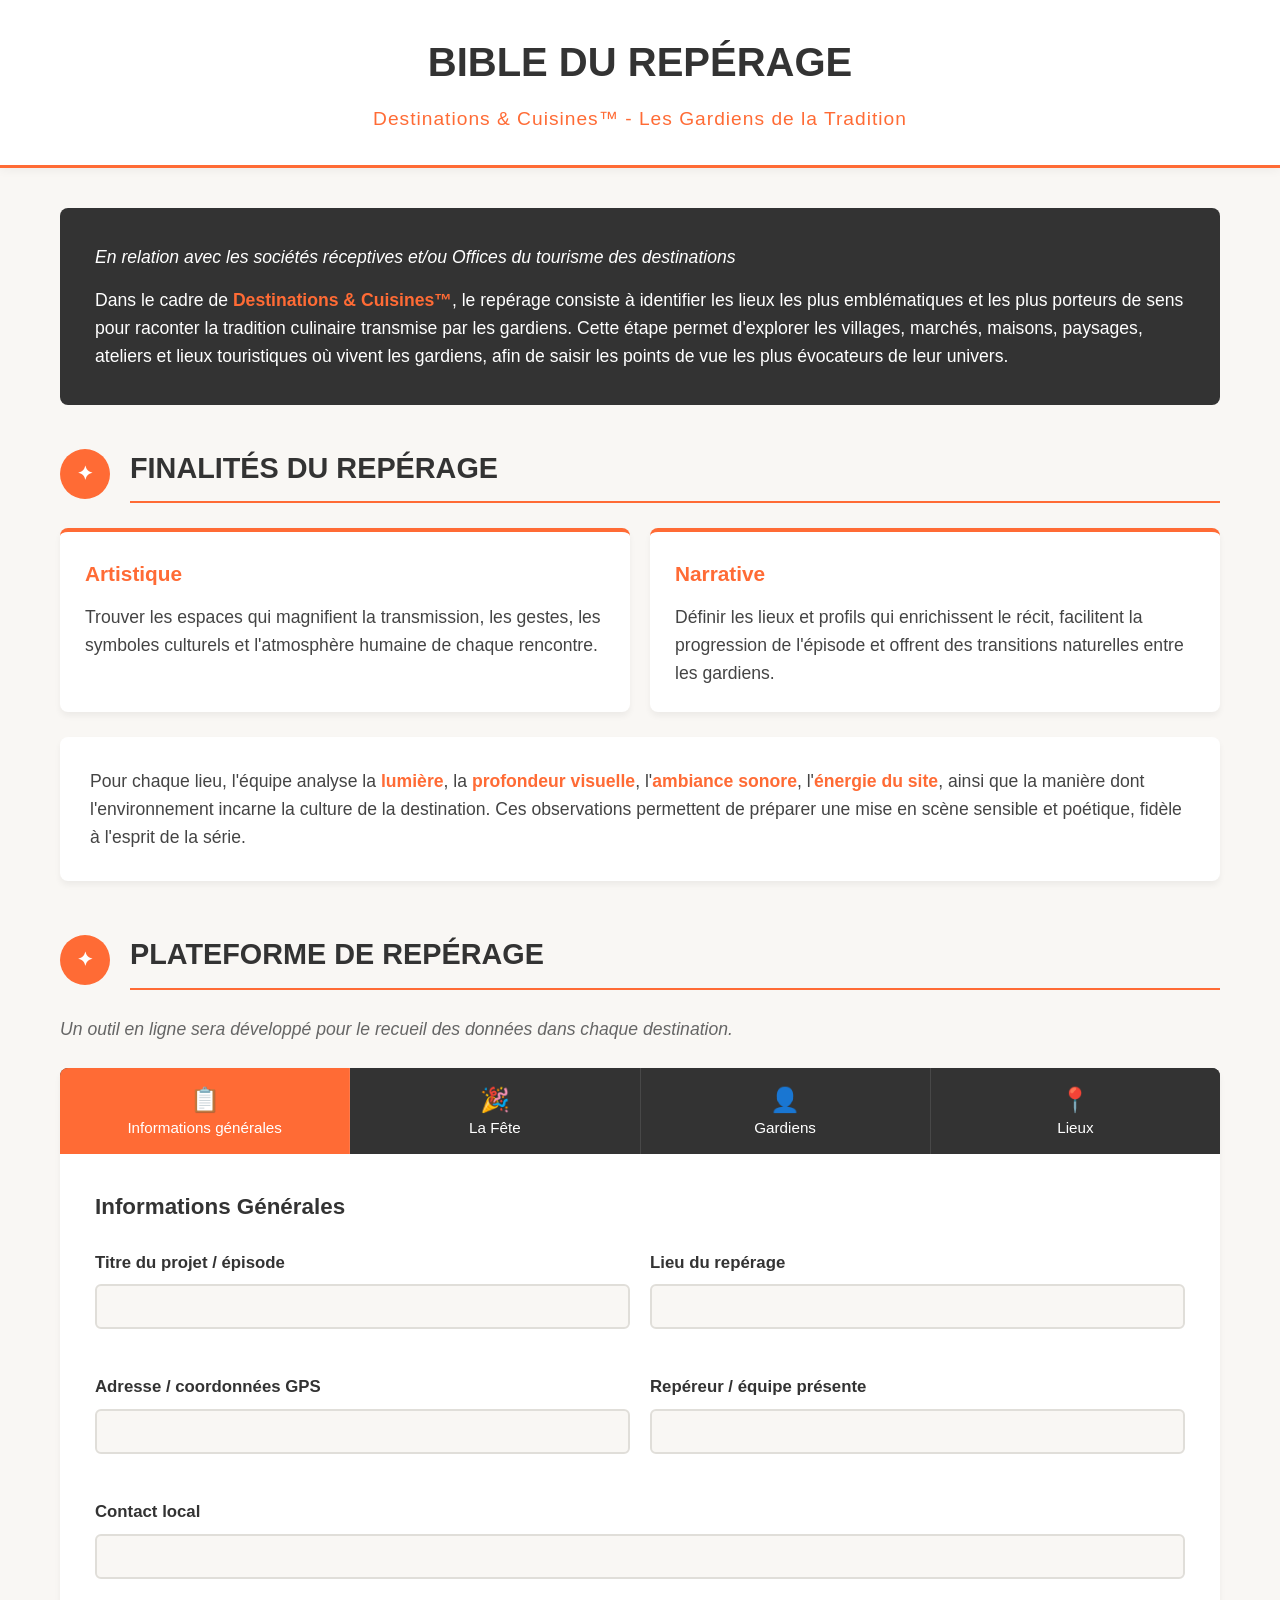
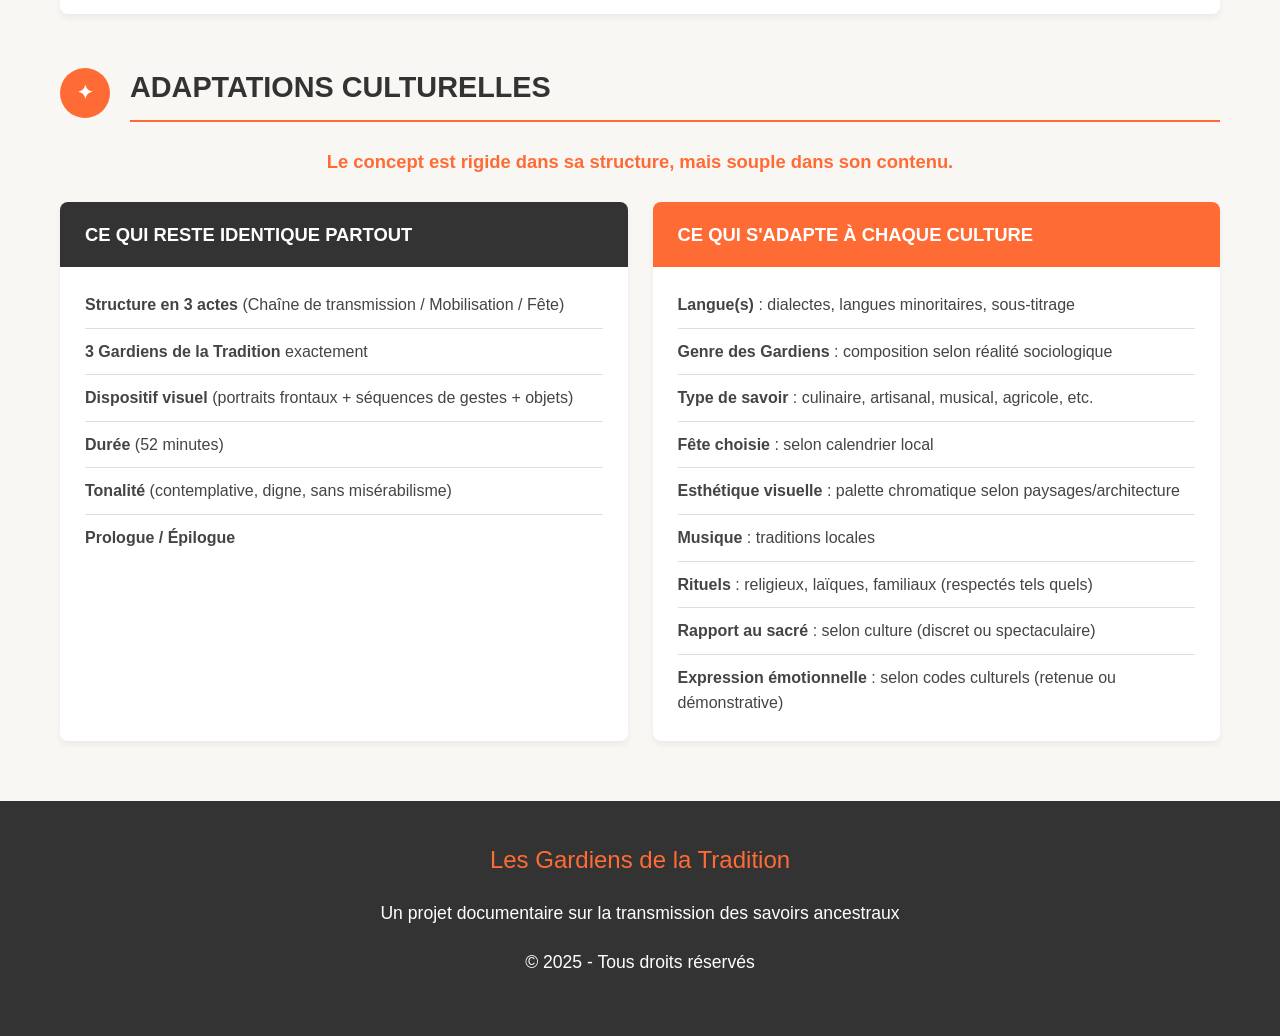
<file: bible-original.html>
<!DOCTYPE html>
<html lang="fr">
<head>
    <meta charset="UTF-8">
    <meta name="viewport" content="width=device-width, initial-scale=1.0">
    <title>Bible du Repérage</title>
    <style>
        :root {
            --primary-color: #FF6B35;
            --secondary-color: #FF8C5A;
            --accent-color: #FF3B1F;
            --light-color: #F9F7F4;
            --dark-color: #333333;
            --text-color: #444444;
            --border-color: #E0DED9;
        }
        
        * {
            margin: 0;
            padding: 0;
            box-sizing: border-box;
        }
        
        body {
            font-family: 'Segoe UI', Tahoma, Geneva, Verdana, sans-serif;
            line-height: 1.6;
            color: var(--text-color);
            background-color: var(--light-color);
            padding: 0;
            margin: 0;
        }
        
        .container {
            max-width: 1200px;
            margin: 0 auto;
            padding: 0 20px;
        }
        
        header {
            background-color: white;
            box-shadow: 0 2px 10px rgba(0,0,0,0.05);
            padding: 30px 0;
            text-align: center;
            margin-bottom: 40px;
            border-bottom: 3px solid var(--primary-color);
        }
        
        h1 {
            color: var(--dark-color);
            font-size: 2.5rem;
            margin-bottom: 10px;
            font-weight: 700;
        }
        
        .subtitle {
            font-size: 1.2rem;
            color: var(--primary-color);
            font-weight: 500;
            letter-spacing: 1px;
        }
        
        section {
            margin-bottom: 50px;
        }
        
        .section-header {
            display: flex;
            align-items: center;
            margin-bottom: 25px;
        }
        
        .section-icon {
            background-color: var(--primary-color);
            color: white;
            width: 50px;
            height: 50px;
            border-radius: 50%;
            display: flex;
            align-items: center;
            justify-content: center;
            font-size: 1.2rem;
            font-weight: bold;
            margin-right: 20px;
            flex-shrink: 0;
        }
        
        .section-title {
            font-size: 1.8rem;
            color: var(--dark-color);
            border-bottom: 2px solid var(--primary-color);
            padding-bottom: 10px;
            width: 100%;
        }
        
        p {
            margin-bottom: 20px;
            font-size: 1.1rem;
        }
        
        .highlight {
            color: var(--primary-color);
            font-weight: 600;
        }
        
        .text-content {
            background-color: white;
            padding: 30px;
            border-radius: 8px;
            box-shadow: 0 4px 6px rgba(0,0,0,0.05);
        }
        
        /* INTRO */
        .intro-box {
            background-color: var(--dark-color);
            color: white;
            padding: 35px;
            border-radius: 8px;
            margin-bottom: 40px;
        }
        
        .intro-box p {
            margin-bottom: 15px;
        }
        
        .intro-box p:last-child {
            margin-bottom: 0;
        }
        
        .intro-box .highlight {
            color: var(--primary-color);
        }
        
        /* FINALITÉS */
        .finalites-grid {
            display: grid;
            grid-template-columns: repeat(2, 1fr);
            gap: 20px;
            margin: 25px 0;
        }
        
        .finalite-card {
            background-color: white;
            padding: 25px;
            border-radius: 8px;
            box-shadow: 0 4px 6px rgba(0,0,0,0.05);
            border-top: 4px solid var(--primary-color);
        }
        
        .finalite-title {
            font-size: 1.3rem;
            font-weight: 600;
            color: var(--primary-color);
            margin-bottom: 12px;
        }
        
        .finalite-card p {
            margin-bottom: 0;
        }
        
        /* TABS */
        .tabs-container {
            background-color: white;
            border-radius: 8px;
            box-shadow: 0 4px 6px rgba(0,0,0,0.05);
            overflow: hidden;
            margin-bottom: 40px;
        }
        
        .tabs-header {
            background-color: var(--primary-color);
            color: white;
            padding: 20px 30px;
            font-size: 1.4rem;
            font-weight: 600;
        }
        
        .tabs-nav {
            display: flex;
            flex-wrap: wrap;
            background-color: var(--dark-color);
        }
        
        .tab-btn {
            flex: 1;
            min-width: 180px;
            padding: 18px 15px;
            background-color: var(--dark-color);
            color: white;
            border: none;
            cursor: pointer;
            font-size: 0.95rem;
            font-weight: 500;
            transition: all 0.3s ease;
            text-align: center;
            border-right: 1px solid rgba(255,255,255,0.1);
        }
        
        .tab-btn:last-child {
            border-right: none;
        }
        
        .tab-btn:hover {
            background-color: #444;
        }
        
        .tab-btn.active {
            background-color: var(--primary-color);
            color: white;
        }
        
        .tab-btn .tab-icon {
            display: block;
            font-size: 1.5rem;
            margin-bottom: 5px;
        }
        
        .tab-content {
            display: none;
            padding: 35px;
            animation: fadeIn 0.3s ease;
        }
        
        .tab-content.active {
            display: block;
        }
        
        @keyframes fadeIn {
            from { opacity: 0; transform: translateY(10px); }
            to { opacity: 1; transform: translateY(0); }
        }
        
        /* FORM FIELDS */
        .field-group {
            margin-bottom: 25px;
        }
        
        .field-group:last-child {
            margin-bottom: 0;
        }
        
        .field-label {
            font-weight: 600;
            color: var(--dark-color);
            margin-bottom: 8px;
            display: block;
            font-size: 1.05rem;
        }
        
        .field-input {
            background-color: var(--light-color);
            border: 2px solid var(--border-color);
            border-radius: 6px;
            padding: 12px 15px;
            width: 100%;
            font-size: 1rem;
            color: var(--text-color);
            transition: border-color 0.3s ease;
        }
        
        .field-input:focus {
            outline: none;
            border-color: var(--primary-color);
        }
        
        .field-hint {
            font-size: 0.9rem;
            color: #888;
            font-style: italic;
            margin-top: 5px;
        }
        
        /* SUB-SECTIONS */
        .sub-section {
            background-color: var(--light-color);
            padding: 25px;
            border-radius: 8px;
            margin-bottom: 25px;
            border-left: 4px solid var(--primary-color);
        }
        
        .sub-section:last-child {
            margin-bottom: 0;
        }
        
        .sub-section-title {
            font-size: 1.15rem;
            font-weight: 600;
            color: var(--primary-color);
            margin-bottom: 15px;
        }
        
        .checklist {
            list-style: none;
            padding: 0;
            margin: 0;
        }
        
        .checklist li {
            position: relative;
            padding: 8px 0 8px 30px;
            font-size: 1rem;
        }
        
        .checklist li::before {
            content: "☐";
            position: absolute;
            left: 0;
            color: var(--primary-color);
            font-size: 1.1rem;
        }
        
        /* FIELDS GRID */
        .fields-grid {
            display: grid;
            grid-template-columns: repeat(2, 1fr);
            gap: 20px;
        }
        
        /* ADAPTATIONS */
        .adapt-grid {
            display: grid;
            grid-template-columns: repeat(2, 1fr);
            gap: 25px;
        }
        
        .adapt-card {
            background-color: white;
            border-radius: 8px;
            overflow: hidden;
            box-shadow: 0 4px 6px rgba(0,0,0,0.05);
        }
        
        .adapt-header {
            padding: 18px 25px;
            font-size: 1.15rem;
            font-weight: 600;
            color: white;
        }
        
        .adapt-header.identique {
            background-color: var(--dark-color);
        }
        
        .adapt-header.adapte {
            background-color: var(--primary-color);
        }
        
        .adapt-content {
            padding: 25px;
        }
        
        .adapt-list {
            list-style: none;
            padding: 0;
            margin: 0;
        }
        
        .adapt-list li {
            padding: 10px 0;
            border-bottom: 1px solid var(--border-color);
            font-size: 1rem;
        }
        
        .adapt-list li:last-child {
            border-bottom: none;
            padding-bottom: 0;
        }
        
        .adapt-list li:first-child {
            padding-top: 0;
        }
        
        footer {
            background-color: var(--dark-color);
            color: white;
            padding: 40px 0;
            text-align: center;
            margin-top: 60px;
        }
        
        .footer-content {
            max-width: 800px;
            margin: 0 auto;
        }
        
        .footer-title {
            font-size: 1.5rem;
            margin-bottom: 20px;
            color: var(--primary-color);
        }
        
        @media (max-width: 768px) {
            h1 {
                font-size: 1.8rem;
            }
            
            .finalites-grid,
            .adapt-grid,
            .fields-grid {
                grid-template-columns: 1fr;
            }
            
            .tabs-nav {
                flex-direction: column;
            }
            
            .tab-btn {
                min-width: 100%;
                border-right: none;
                border-bottom: 1px solid rgba(255,255,255,0.1);
            }
            
            .tab-content {
                padding: 25px;
            }
        }
    </style>
</head>
<body>
    <header>
        <div class="container">
            <h1>BIBLE DU REPÉRAGE</h1>
            <div class="subtitle">Destinations & Cuisines™ - Les Gardiens de la Tradition</div>
        </div>
    </header>
    
    <div class="container">
        
        <!-- INTRODUCTION -->
        <div class="intro-box">
            <p><em>En relation avec les sociétés réceptives et/ou Offices du tourisme des destinations</em></p>
            <p>Dans le cadre de <span class="highlight">Destinations & Cuisines™</span>, le repérage consiste à identifier les lieux les plus emblématiques et les plus porteurs de sens pour raconter la tradition culinaire transmise par les gardiens. Cette étape permet d'explorer les villages, marchés, maisons, paysages, ateliers et lieux touristiques où vivent les gardiens, afin de saisir les points de vue les plus évocateurs de leur univers.</p>
        </div>
        
        <!-- FINALITÉS -->
        <section>
            <div class="section-header">
                <div class="section-icon">✦</div>
                <h2 class="section-title">FINALITÉS DU REPÉRAGE</h2>
            </div>
            
            <div class="finalites-grid">
                <div class="finalite-card">
                    <div class="finalite-title">Artistique</div>
                    <p>Trouver les espaces qui magnifient la transmission, les gestes, les symboles culturels et l'atmosphère humaine de chaque rencontre.</p>
                </div>
                <div class="finalite-card">
                    <div class="finalite-title">Narrative</div>
                    <p>Définir les lieux et profils qui enrichissent le récit, facilitent la progression de l'épisode et offrent des transitions naturelles entre les gardiens.</p>
                </div>
            </div>
            
            <div class="text-content">
                <p style="margin-bottom: 0;">Pour chaque lieu, l'équipe analyse la <span class="highlight">lumière</span>, la <span class="highlight">profondeur visuelle</span>, l'<span class="highlight">ambiance sonore</span>, l'<span class="highlight">énergie du site</span>, ainsi que la manière dont l'environnement incarne la culture de la destination. Ces observations permettent de préparer une mise en scène sensible et poétique, fidèle à l'esprit de la série.</p>
            </div>
        </section>
        
        <!-- PLATEFORME DE REPÉRAGE -->
        <section>
            <div class="section-header">
                <div class="section-icon">✦</div>
                <h2 class="section-title">PLATEFORME DE REPÉRAGE</h2>
            </div>
            
            <p style="margin-bottom: 25px; font-style: italic; color: #666;">Un outil en ligne sera développé pour le recueil des données dans chaque destination.</p>
            
            <div class="tabs-container">
                <div class="tabs-nav">
                    <button class="tab-btn active" data-tab="infos">
                        <span class="tab-icon">📋</span>
                        Informations générales
                    </button>
                    <button class="tab-btn" data-tab="fete">
                        <span class="tab-icon">🎉</span>
                        La Fête
                    </button>
                    <button class="tab-btn" data-tab="gardiens">
                        <span class="tab-icon">👤</span>
                        Gardiens
                    </button>
                    <button class="tab-btn" data-tab="lieux">
                        <span class="tab-icon">📍</span>
                        Lieux
                    </button>
                </div>
                
                <!-- TAB: INFORMATIONS GÉNÉRALES -->
                <div class="tab-content active" id="infos">
                    <h3 style="font-size: 1.4rem; color: var(--dark-color); margin-bottom: 25px;">Informations Générales</h3>
                    
                    <div class="fields-grid">
                        <div class="field-group">
                            <label class="field-label">Titre du projet / épisode</label>
                            <div class="field-input" style="min-height: 45px;"></div>
                        </div>
                        <div class="field-group">
                            <label class="field-label">Lieu du repérage</label>
                            <div class="field-input" style="min-height: 45px;"></div>
                        </div>
                        <div class="field-group">
                            <label class="field-label">Adresse / coordonnées GPS</label>
                            <div class="field-input" style="min-height: 45px;"></div>
                        </div>
                        <div class="field-group">
                            <label class="field-label">Repéreur / équipe présente</label>
                            <div class="field-input" style="min-height: 45px;"></div>
                        </div>
                        <div class="field-group" style="grid-column: span 2;">
                            <label class="field-label">Contact local</label>
                            <div class="field-input" style="min-height: 45px;"></div>
                        </div>
                    </div>
                </div>
                
                <!-- TAB: LA FÊTE -->
                <div class="tab-content" id="fete">
                    <h3 style="font-size: 1.4rem; color: var(--dark-color); margin-bottom: 25px;">La Fête</h3>
                    
                    <div class="fields-grid" style="margin-bottom: 25px;">
                        <div class="field-group">
                            <label class="field-label">Nom de la fête / événement</label>
                            <div class="field-input" style="min-height: 45px;"></div>
                        </div>
                        <div class="field-group">
                            <label class="field-label">Type de tradition</label>
                            <div class="field-input" style="min-height: 45px;"></div>
                            <div class="field-hint">religieuse, saisonnière, agricole, culinaire, artisanale, musicale…</div>
                        </div>
                        <div class="field-group">
                            <label class="field-label">Lieu exact de l'événement</label>
                            <div class="field-input" style="min-height: 45px;"></div>
                        </div>
                        <div class="field-group">
                            <label class="field-label">Date(s) et horaires clés</label>
                            <div class="field-input" style="min-height: 45px;"></div>
                        </div>
                        <div class="field-group" style="grid-column: span 2;">
                            <label class="field-label">Population attendue / ambiance générale</label>
                            <div class="field-input" style="min-height: 45px;"></div>
                        </div>
                    </div>
                    
                    <div class="sub-section">
                        <div class="sub-section-title">Préparation avec les organisateurs</div>
                        <div class="field-group" style="margin-bottom: 15px;">
                            <label class="field-label">Nom et rôle des organisateurs rencontrés</label>
                            <div class="field-input" style="min-height: 45px;"></div>
                        </div>
                        <div class="sub-section-title" style="font-size: 1rem; margin-top: 20px;">Objectifs de la rencontre</div>
                        <ul class="checklist">
                            <li>Identification des moments forts</li>
                            <li>Compréhension du sens de la fête</li>
                            <li>Validation de la présence de l'équipe de tournage</li>
                            <li>Coordination sur les règles et zones d'accès</li>
                        </ul>
                    </div>
                    
                    <div class="sub-section">
                        <div class="sub-section-title">Informations obtenues</div>
                        <ul class="checklist">
                            <li>Horaires des rituels ou séquences importantes</li>
                            <li>Processions, danses, ou moments emblématiques</li>
                            <li>Rôles des habitants, familles, artisans ou gardiens locaux</li>
                            <li>Contraintes (sécurité, espace, respect des pratiques)</li>
                        </ul>
                        <div class="field-group" style="margin-top: 15px;">
                            <label class="field-label">Points de vue remarquables lors de la fête</label>
                            <div class="field-input" style="min-height: 80px;"></div>
                        </div>
                    </div>
                    
                    <div class="sub-section">
                        <div class="sub-section-title">Logistique spécifique à l'événement</div>
                        <div class="fields-grid">
                            <div class="field-group">
                                <label class="field-label">Accessibilité et circulation pendant la fête</label>
                                <div class="field-input" style="min-height: 45px;"></div>
                            </div>
                            <div class="field-group">
                                <label class="field-label">Zone(s) autorisées pour la caméra</label>
                                <div class="field-input" style="min-height: 45px;"></div>
                            </div>
                            <div class="field-group" style="grid-column: span 2;">
                                <label class="field-label">Équipement recommandé</label>
                                <div class="field-input" style="min-height: 45px;"></div>
                                <div class="field-hint">caméra légère, micro directionnel, stabilisateur, équipe réduite…</div>
                            </div>
                        </div>
                        <div class="sub-section-title" style="font-size: 1rem; margin-top: 20px;">Autorisations supplémentaires nécessaires</div>
                        <ul class="checklist">
                            <li>Municipalité</li>
                            <li>Organisateurs</li>
                            <li>Instances culturelles ou religieuses</li>
                        </ul>
                    </div>
                </div>
                
                <!-- TAB: GARDIENS -->
                <div class="tab-content" id="gardiens">
                    <h3 style="font-size: 1.4rem; color: var(--dark-color); margin-bottom: 25px;">Gardiens de la Tradition</h3>
                    
                    <p>Pour chaque destination, plusieurs gardiens de la tradition sont identifiés et rencontrés en amont du tournage. Le repérage permet de :</p>
                    
                    <div class="sub-section" style="margin-top: 25px;">
                        <div class="sub-section-title">Objectifs du repérage des gardiens</div>
                        <ul class="checklist">
                            <li>Comprendre leur <strong>histoire personnelle</strong></li>
                            <li>Découvrir leur <strong>savoir-faire culinaire ancestral</strong></li>
                            <li>Explorer leur <strong>deuxième savoir traditionnel</strong> (musique, chant, danse, tissage, sculpture, création artisanale, médecine traditionnelle, agriculture, pêche…)</li>
                            <li>Analyser leur <strong>dimension humaine, émotionnelle et culturelle</strong></li>
                            <li>Évaluer leur <strong>cinégénie</strong> et leur capacité à transmettre devant la caméra</li>
                        </ul>
                    </div>
                    
                    <div class="fields-grid" style="margin-top: 25px;">
                        <div class="field-group">
                            <label class="field-label">Nom du gardien</label>
                            <div class="field-input" style="min-height: 45px;"></div>
                        </div>
                        <div class="field-group">
                            <label class="field-label">Localisation</label>
                            <div class="field-input" style="min-height: 45px;"></div>
                        </div>
                        <div class="field-group">
                            <label class="field-label">Savoir-faire culinaire</label>
                            <div class="field-input" style="min-height: 45px;"></div>
                        </div>
                        <div class="field-group">
                            <label class="field-label">Second savoir traditionnel</label>
                            <div class="field-input" style="min-height: 45px;"></div>
                        </div>
                        <div class="field-group" style="grid-column: span 2;">
                            <label class="field-label">Histoire personnelle / Parcours de transmission</label>
                            <div class="field-input" style="min-height: 100px;"></div>
                        </div>
                        <div class="field-group" style="grid-column: span 2;">
                            <label class="field-label">Évaluation cinégénie / Capacité de transmission</label>
                            <div class="field-input" style="min-height: 80px;"></div>
                        </div>
                    </div>
                </div>
                
                <!-- TAB: LIEUX -->
                <div class="tab-content" id="lieux">
                    <h3 style="font-size: 1.4rem; color: var(--dark-color); margin-bottom: 25px;">Lieux</h3>
                    
                    <div class="fields-grid" style="margin-bottom: 25px;">
                        <div class="field-group">
                            <label class="field-label">Type d'environnement</label>
                            <div class="field-input" style="min-height: 45px;"></div>
                            <div class="field-hint">village, maison, marché, plage, forêt, atelier, monument, etc.</div>
                        </div>
                        <div class="field-group">
                            <label class="field-label">Points de vue remarquables identifiés</label>
                            <div class="field-input" style="min-height: 45px;"></div>
                        </div>
                        <div class="field-group" style="grid-column: span 2;">
                            <label class="field-label">Description visuelle générale</label>
                            <div class="field-input" style="min-height: 80px;"></div>
                        </div>
                        <div class="field-group" style="grid-column: span 2;">
                            <label class="field-label">Éléments symboliques ou culturels notables</label>
                            <div class="field-input" style="min-height: 60px;"></div>
                        </div>
                    </div>
                    
                    <div class="sub-section">
                        <div class="sub-section-title">Analyse artistique</div>
                        <div class="fields-grid">
                            <div class="field-group">
                                <label class="field-label">Cinégénie du lieu</label>
                                <div class="field-input" style="min-height: 45px;"></div>
                                <div class="field-hint">profondeur, textures, couleurs, ambiance</div>
                            </div>
                            <div class="field-group">
                                <label class="field-label">Axes de caméra possibles</label>
                                <div class="field-input" style="min-height: 45px;"></div>
                            </div>
                            <div class="field-group">
                                <label class="field-label">Moments favorables (lumière)</label>
                                <div class="field-input" style="min-height: 45px;"></div>
                            </div>
                            <div class="field-group">
                                <label class="field-label">Ambiance sonore</label>
                                <div class="field-input" style="min-height: 45px;"></div>
                                <div class="field-hint">calme, bruits parasites, activités locales</div>
                            </div>
                            <div class="field-group" style="grid-column: span 2;">
                                <label class="field-label">Adéquation avec la narration / le gardien concerné</label>
                                <div class="field-input" style="min-height: 60px;"></div>
                            </div>
                        </div>
                    </div>
                    
                    <div class="sub-section">
                        <div class="sub-section-title">Analyse technique & logistique</div>
                        <div class="fields-grid">
                            <div class="field-group">
                                <label class="field-label">Accessibilité</label>
                                <div class="field-input" style="min-height: 45px;"></div>
                                <div class="field-hint">routes, chemins, stationnement</div>
                            </div>
                            <div class="field-group">
                                <label class="field-label">Sécurité</label>
                                <div class="field-input" style="min-height: 45px;"></div>
                                <div class="field-hint">risques, contraintes, zones sensibles</div>
                            </div>
                            <div class="field-group">
                                <label class="field-label">Électricité</label>
                                <div class="field-input" style="min-height: 45px;"></div>
                                <div class="field-hint">disponible / non disponible</div>
                            </div>
                            <div class="field-group">
                                <label class="field-label">Espace équipe/matériel</label>
                                <div class="field-input" style="min-height: 45px;"></div>
                            </div>
                            <div class="field-group">
                                <label class="field-label">Protection soleil/pluie</label>
                                <div class="field-input" style="min-height: 45px;"></div>
                            </div>
                            <div class="field-group">
                                <label class="field-label">Contraintes météo</label>
                                <div class="field-input" style="min-height: 45px;"></div>
                            </div>
                            <div class="field-group" style="grid-column: span 2;">
                                <label class="field-label">Autorisations nécessaires</label>
                                <div class="field-input" style="min-height: 60px;"></div>
                                <div class="field-hint">propriétaire, municipalité, ministère, parc protégé…</div>
                            </div>
                        </div>
                    </div>
                </div>
                
            </div>
        </section>
        
        <!-- ADAPTATIONS CULTURELLES -->
        <section>
            <div class="section-header">
                <div class="section-icon">✦</div>
                <h2 class="section-title">ADAPTATIONS CULTURELLES</h2>
            </div>
            
            <p style="margin-bottom: 25px; font-size: 1.15rem; text-align: center;"><span class="highlight">Le concept est rigide dans sa structure, mais souple dans son contenu.</span></p>
            
            <div class="adapt-grid">
                <div class="adapt-card">
                    <div class="adapt-header identique">CE QUI RESTE IDENTIQUE PARTOUT</div>
                    <div class="adapt-content">
                        <ul class="adapt-list">
                            <li><strong>Structure en 3 actes</strong> (Chaîne de transmission / Mobilisation / Fête)</li>
                            <li><strong>3 Gardiens de la Tradition</strong> exactement</li>
                            <li><strong>Dispositif visuel</strong> (portraits frontaux + séquences de gestes + objets)</li>
                            <li><strong>Durée</strong> (52 minutes)</li>
                            <li><strong>Tonalité</strong> (contemplative, digne, sans misérabilisme)</li>
                            <li><strong>Prologue / Épilogue</strong></li>
                        </ul>
                    </div>
                </div>
                
                <div class="adapt-card">
                    <div class="adapt-header adapte">CE QUI S'ADAPTE À CHAQUE CULTURE</div>
                    <div class="adapt-content">
                        <ul class="adapt-list">
                            <li><strong>Langue(s)</strong> : dialectes, langues minoritaires, sous-titrage</li>
                            <li><strong>Genre des Gardiens</strong> : composition selon réalité sociologique</li>
                            <li><strong>Type de savoir</strong> : culinaire, artisanal, musical, agricole, etc.</li>
                            <li><strong>Fête choisie</strong> : selon calendrier local</li>
                            <li><strong>Esthétique visuelle</strong> : palette chromatique selon paysages/architecture</li>
                            <li><strong>Musique</strong> : traditions locales</li>
                            <li><strong>Rituels</strong> : religieux, laïques, familiaux (respectés tels quels)</li>
                            <li><strong>Rapport au sacré</strong> : selon culture (discret ou spectaculaire)</li>
                            <li><strong>Expression émotionnelle</strong> : selon codes culturels (retenue ou démonstrative)</li>
                        </ul>
                    </div>
                </div>
            </div>
        </section>
        
    </div>
    
    <footer>
        <div class="container">
            <div class="footer-content">
                <div class="footer-title">Les Gardiens de la Tradition</div>
                <p>Un projet documentaire sur la transmission des savoirs ancestraux</p>
                <p>© 2025 - Tous droits réservés</p>
            </div>
        </div>
    </footer>
    
    <script>
        document.addEventListener('DOMContentLoaded', function() {
            const tabBtns = document.querySelectorAll('.tab-btn');
            const tabContents = document.querySelectorAll('.tab-content');
            
            tabBtns.forEach(btn => {
                btn.addEventListener('click', function() {
                    const tabId = this.getAttribute('data-tab');
                    
                    // Remove active class from all buttons and contents
                    tabBtns.forEach(b => b.classList.remove('active'));
                    tabContents.forEach(c => c.classList.remove('active'));
                    
                    // Add active class to clicked button and corresponding content
                    this.classList.add('active');
                    document.getElementById(tabId).classList.add('active');
                });
            });
        });
    </script>
</body>
</html>
</file>
